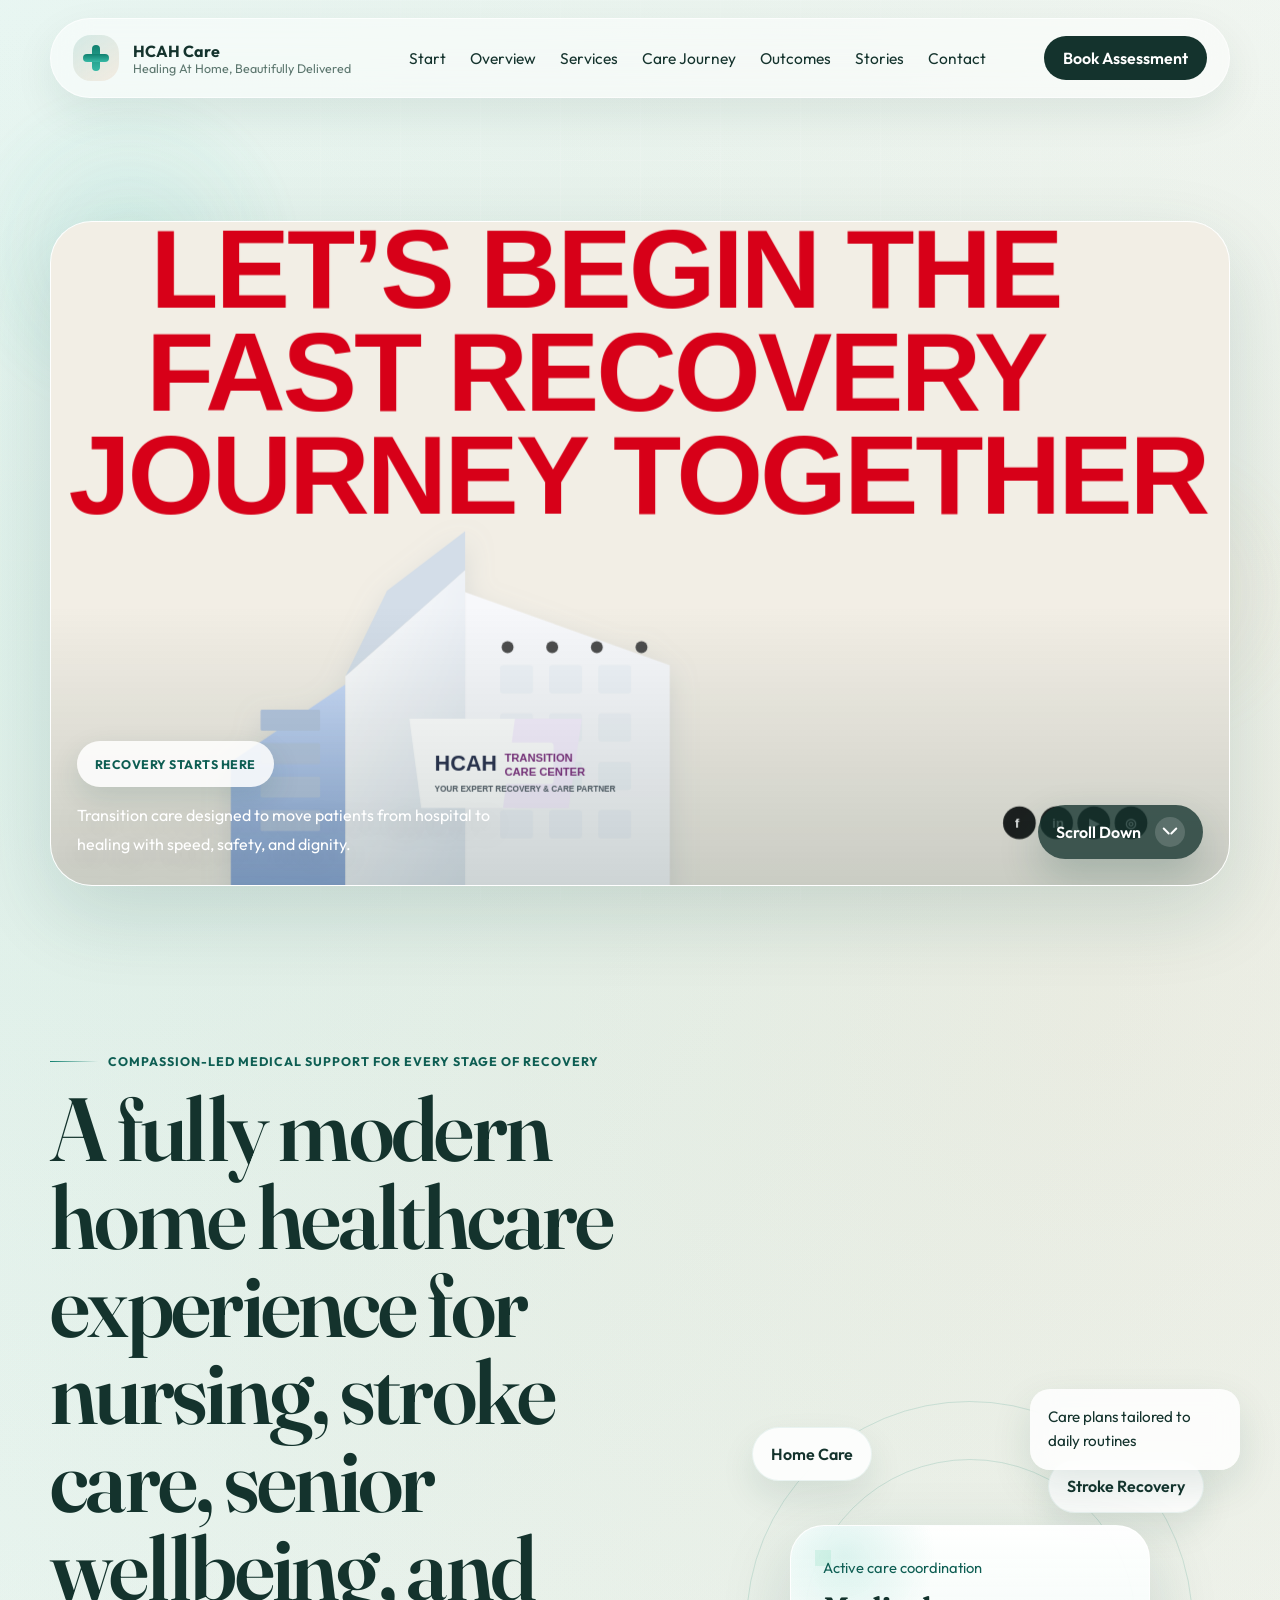
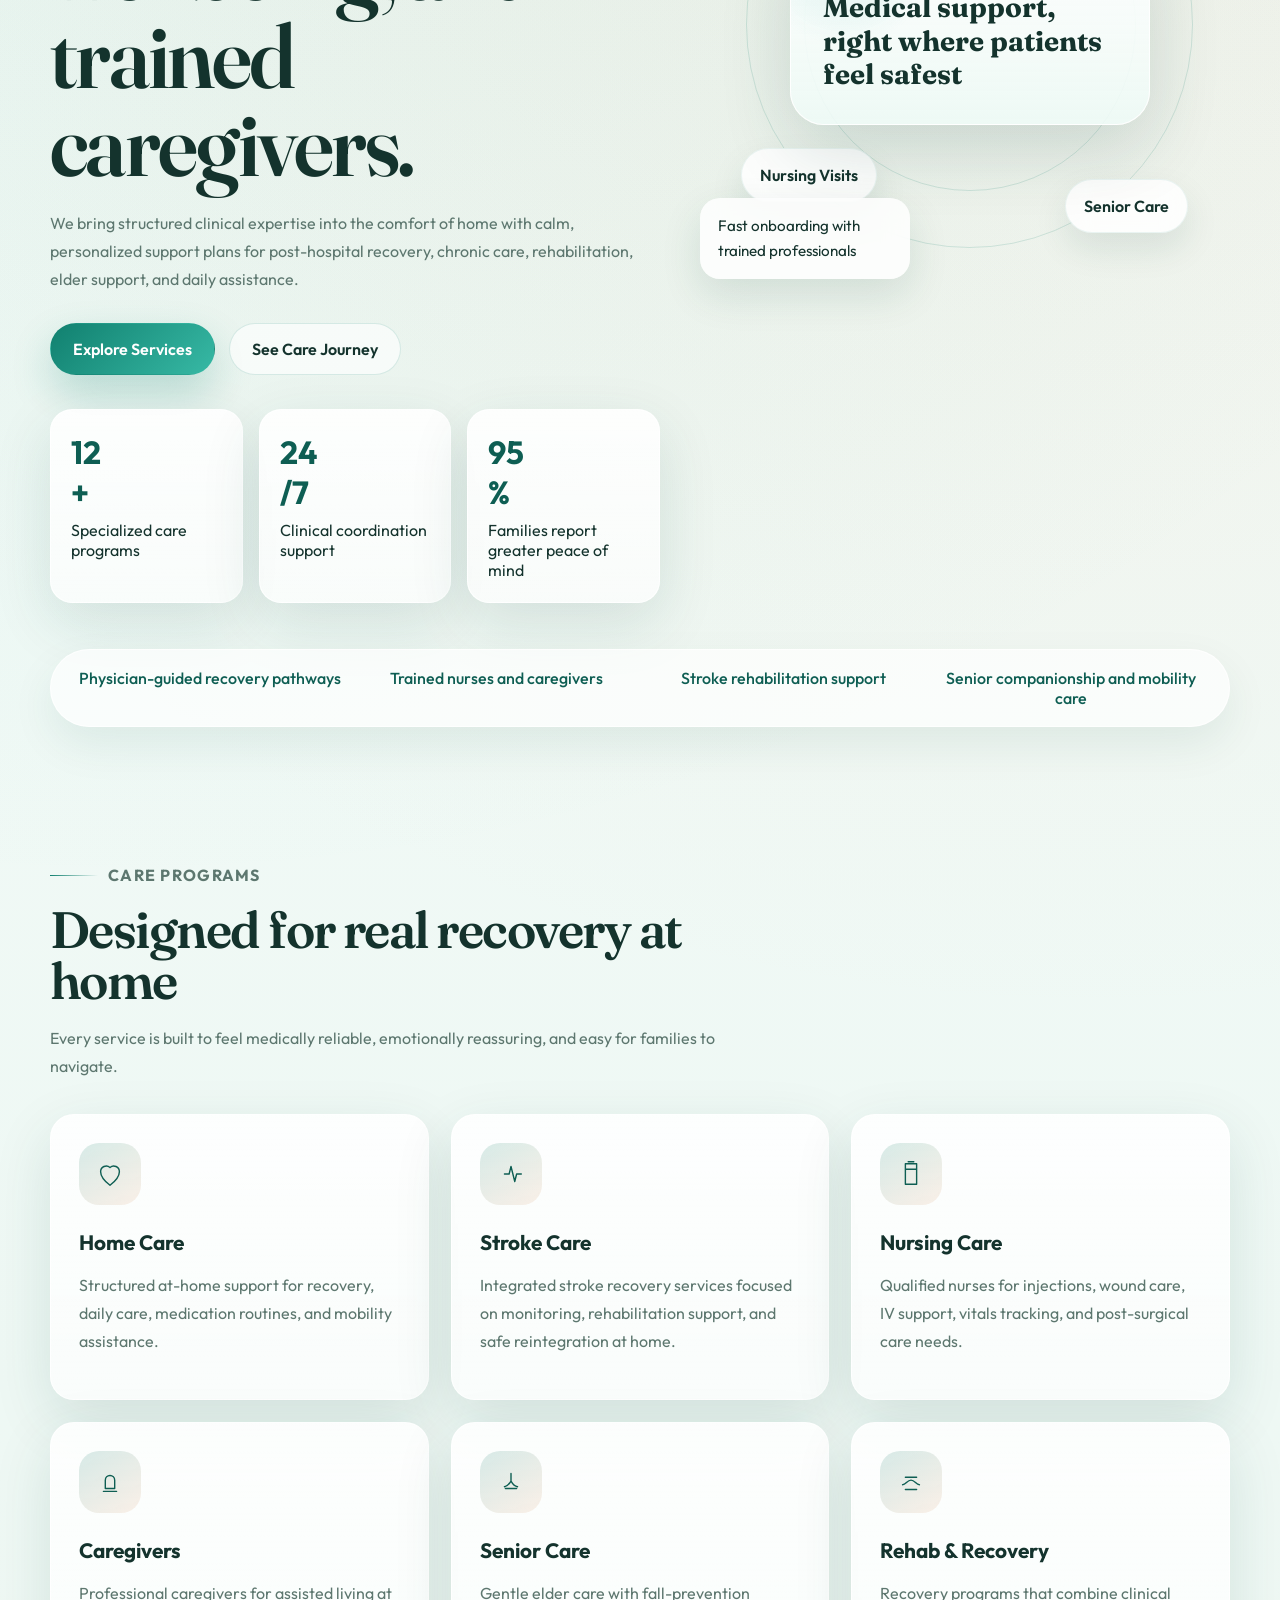
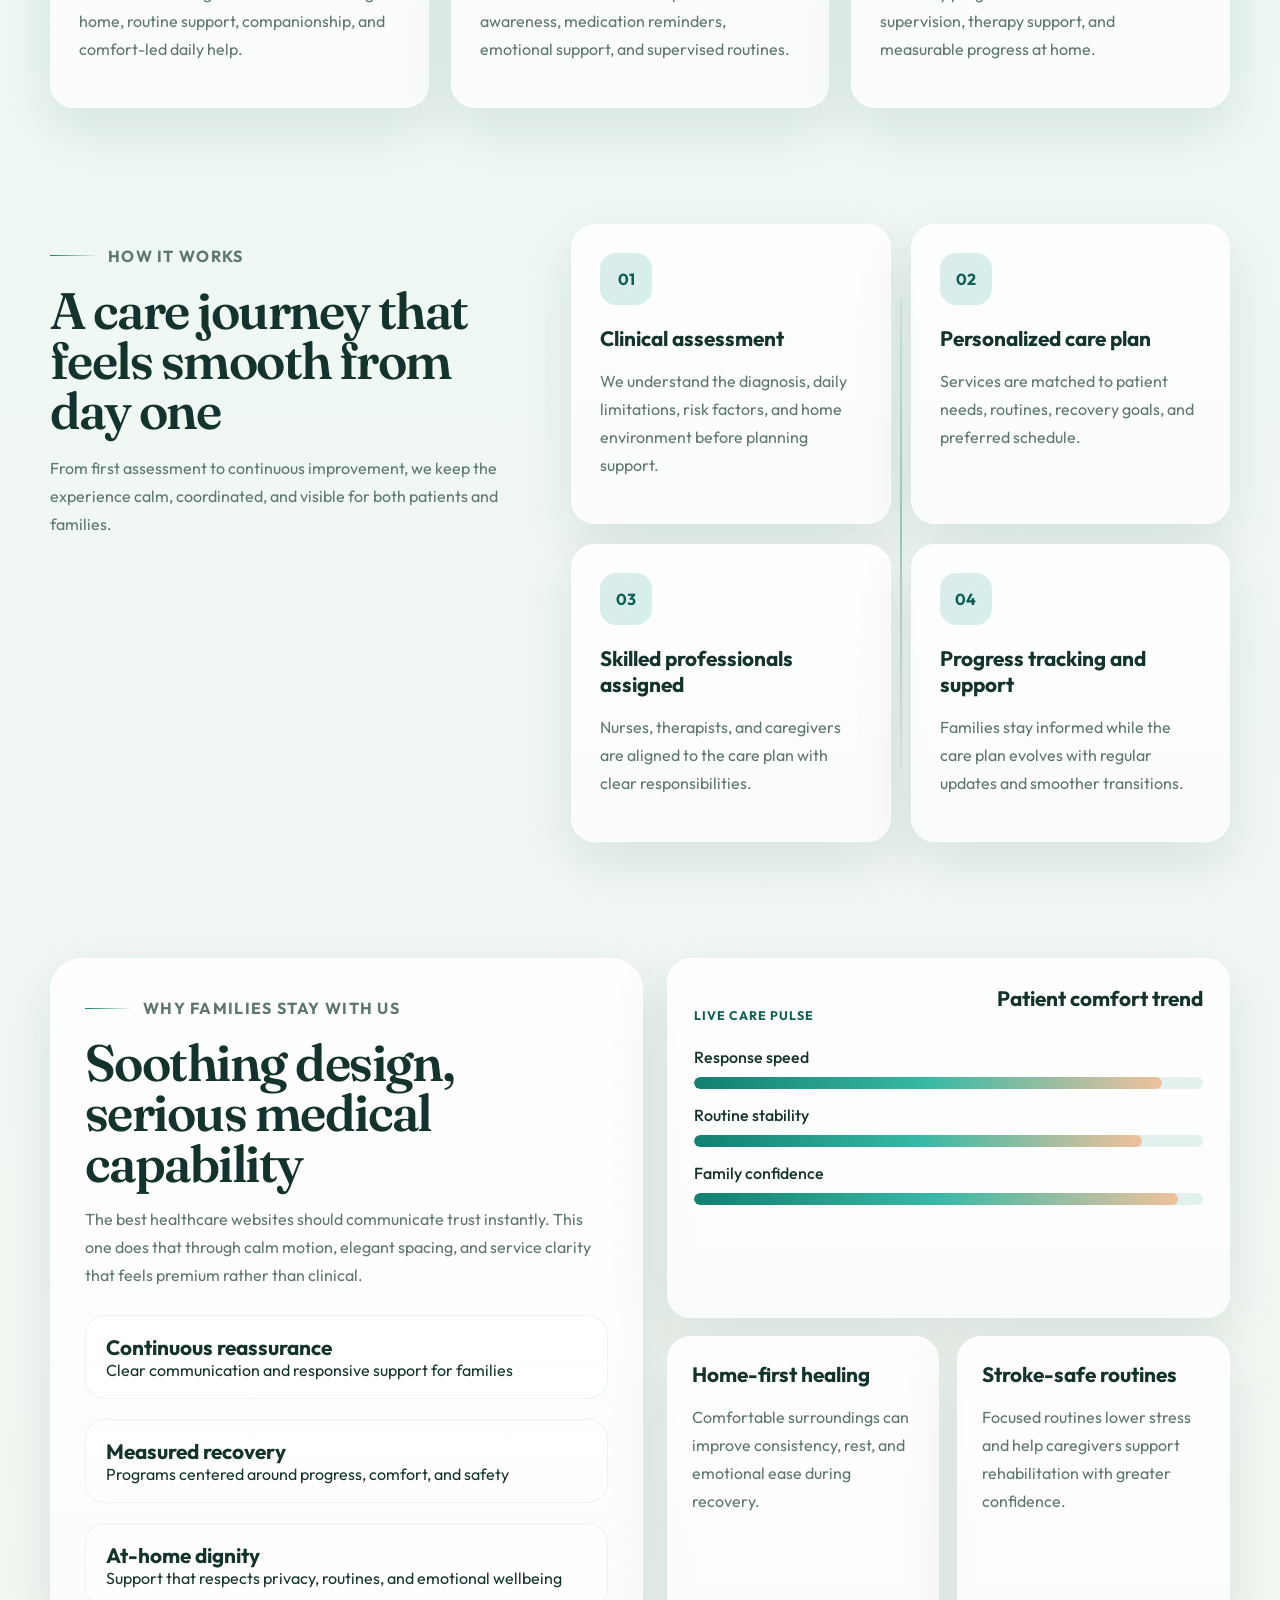
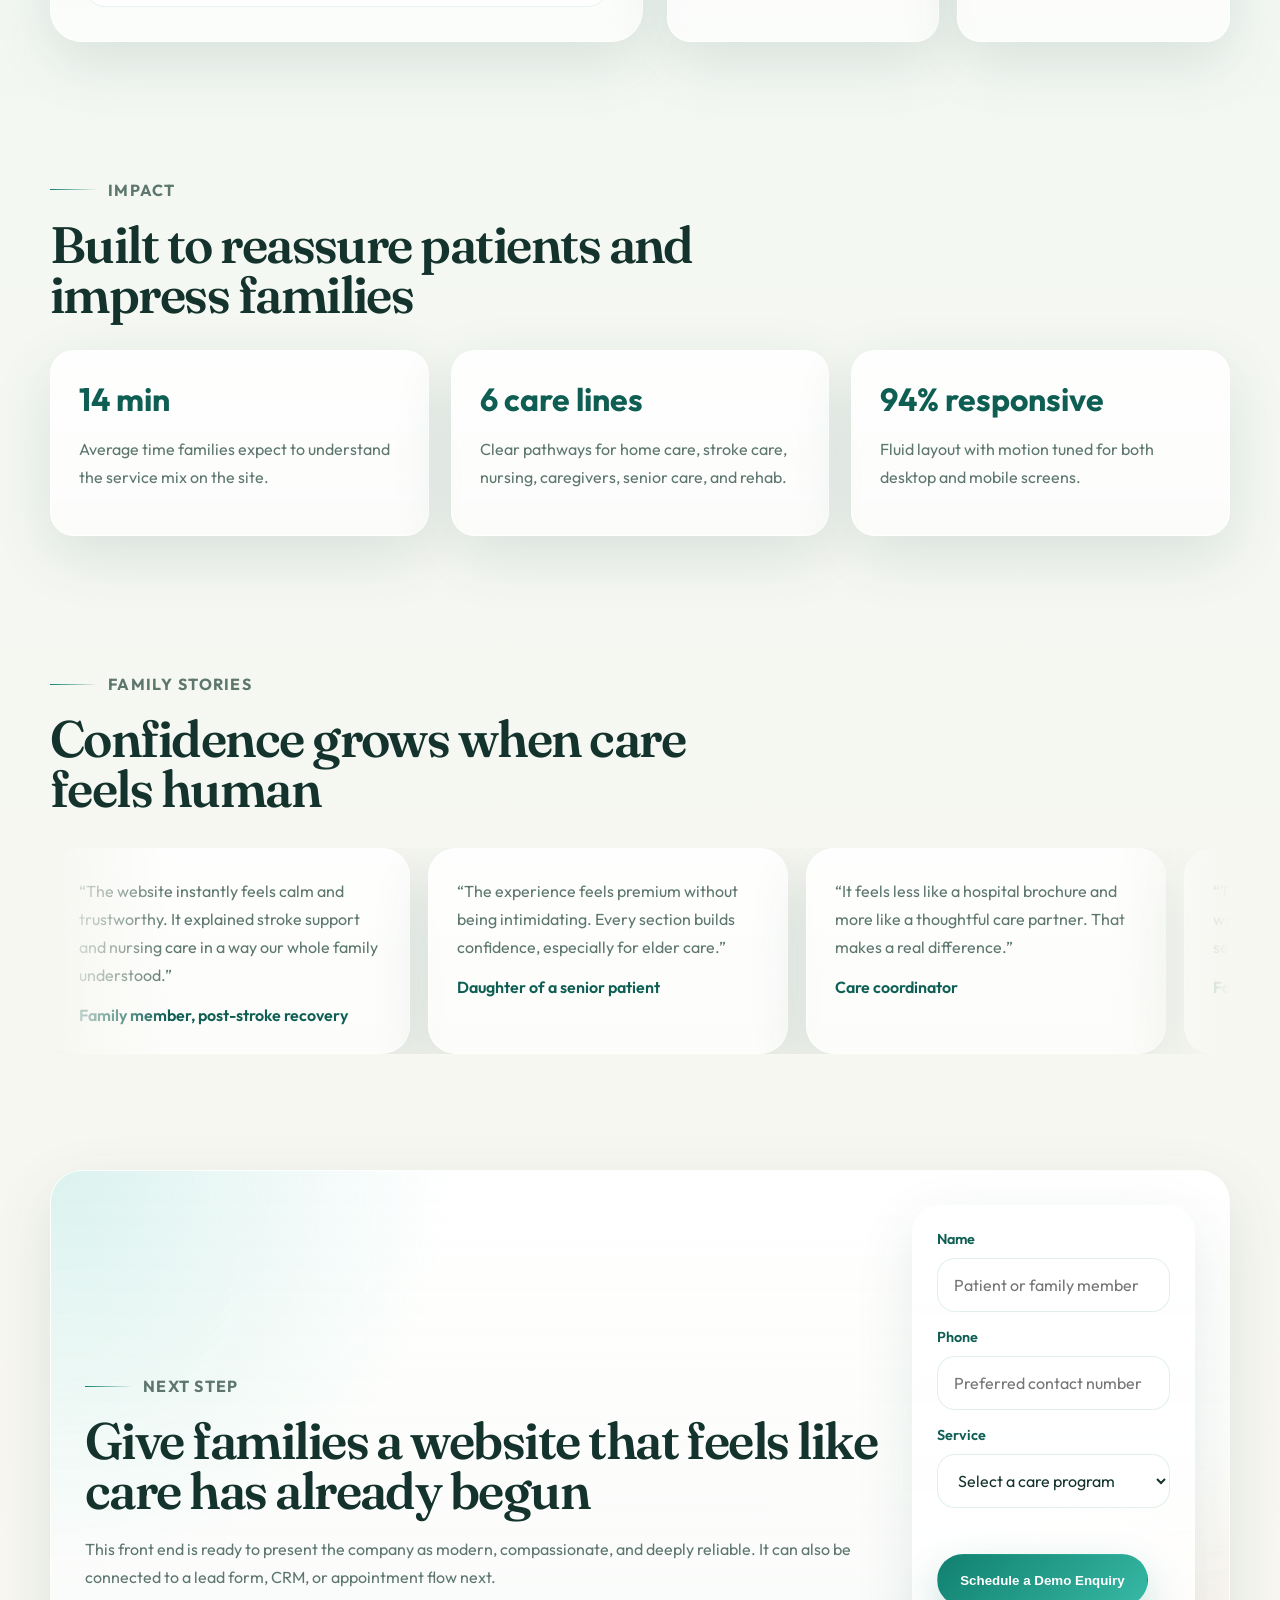
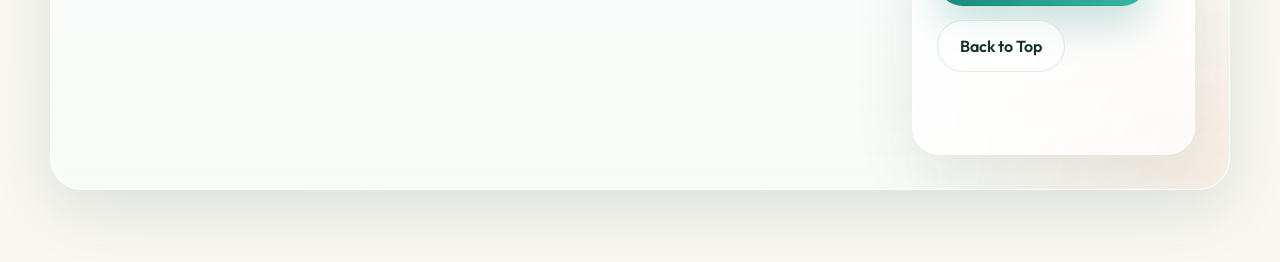
<file: index.html>
<!DOCTYPE html>
<html lang="en">
<head>
  <meta charset="UTF-8" />
  <meta name="viewport" content="width=device-width, initial-scale=1.0" />
  <meta
    name="description"
    content="Premium home healthcare website for nursing, stroke recovery, caregivers, senior care, and clinical support at home."
  />
  <title>HCAH Care | Premium Medical Services At Home</title>
  <link rel="preconnect" href="https://fonts.googleapis.com" />
  <link rel="preconnect" href="https://fonts.gstatic.com" crossorigin />
  <link
    href="https://fonts.googleapis.com/css2?family=Fraunces:opsz,wght@9..144,500;9..144,600;9..144,700&family=Outfit:wght@300;400;500;600;700;800&display=swap"
    rel="stylesheet"
  />
  <link rel="stylesheet" href="styles.css" />
</head>
<body>
  <div class="scroll-progress"></div>
  <div class="page-shell">
    <div class="ambient ambient-one"></div>
    <div class="ambient ambient-two"></div>
    <div class="ambient ambient-three"></div>

    <header class="site-header">
      <a class="brand" href="#start" aria-label="HCAH Care home">
        <span class="brand-mark">
          <span></span>
          <span></span>
        </span>
        <span class="brand-copy">
          <strong>HCAH Care</strong>
          <small>Healing At Home, Beautifully Delivered</small>
        </span>
      </a>

      <nav class="site-nav" aria-label="Primary navigation">
        <a href="#start">Start</a>
        <a href="#home">Overview</a>

        <a href="#services">Services</a>
        <a href="#journey">Care Journey</a>
        <a href="#outcomes">Outcomes</a>
        <a href="#testimonials">Stories</a>
        <a href="#contact">Contact</a>
      </nav>

      <a class="btn btn-small" href="#contact">Book Assessment</a>
    </header>

    <main>
      <section class="intro-banner section" id="start">
        <div class="intro-frame">
          <img
            class="intro-image"
            src="assets/recovery-banner.svg"
            alt="Let's begin the fast recovery journey together banner"
          />
          <div class="intro-overlay">
            <div class="intro-stack">
              <div class="intro-chip">Recovery starts here</div>
              <p class="intro-caption">
                Transition care designed to move patients from hospital to healing
                with speed, safety, and dignity.
              </p>
            </div>
            <a class="scroll-cue" href="#home" aria-label="Scroll to website overview">
              <span>Scroll Down</span>
              <strong></strong>
            </a>
          </div>
        </div>
      </section>

      <section class="hero section" id="home">
        <div class="hero-copy reveal">
          <p class="eyebrow">Compassion-led medical support for every stage of recovery</p>
          <h1>
            A fully modern home healthcare experience for nursing, stroke care,
            senior wellbeing, and trained caregivers.
          </h1>
          <p class="hero-text">
            We bring structured clinical expertise into the comfort of home with calm,
            personalized support plans for post-hospital recovery, chronic care,
            rehabilitation, elder support, and daily assistance.
          </p>

          <div class="hero-actions">
            <a class="btn btn-primary" href="#services">Explore Services</a>
            <a class="btn btn-secondary" href="#journey">See Care Journey</a>
          </div>

          <div class="hero-metrics">
            <article class="metric-card reveal tilt-card">
              <strong><span class="countup" data-target="12">0</span>+</strong>
              <span>Specialized care programs</span>
            </article>
            <article class="metric-card reveal tilt-card">
              <strong><span class="countup" data-target="24">0</span>/7</strong>
              <span>Clinical coordination support</span>
            </article>
            <article class="metric-card reveal tilt-card">
              <strong><span class="countup" data-target="96">0</span>%</strong>
              <span>Families report greater peace of mind</span>
            </article>
          </div>
        </div>

        <div class="hero-visual reveal">
          <div class="particle-field" aria-hidden="true"></div>
          <div class="care-orbit" data-speed="0.08">
            <div class="pulse-ring pulse-ring-one"></div>
            <div class="pulse-ring pulse-ring-two"></div>
            <div class="center-panel tilt-card">
              <span class="status-dot"></span>
              <p>Active care coordination</p>
              <strong>Medical support, right where patients feel safest</strong>
            </div>
            <div class="orbit-card orbit-card-a">Home Care</div>
            <div class="orbit-card orbit-card-b">Stroke Recovery</div>
            <div class="orbit-card orbit-card-c">Nursing Visits</div>
            <div class="orbit-card orbit-card-d">Senior Care</div>
          </div>
          <div class="floating-badge badge-one">Care plans tailored to daily routines</div>
          <div class="floating-badge badge-two">Fast onboarding with trained professionals</div>
        </div>
      </section>

      <section class="trust-strip reveal" aria-label="Highlights">
        <div>Physician-guided recovery pathways</div>
        <div>Trained nurses and caregivers</div>
        <div>Stroke rehabilitation support</div>
        <div>Senior companionship and mobility care</div>
      </section>



      <section class="section services" id="services">
        <div class="section-heading reveal">
          <p class="eyebrow">Care programs</p>
          <h2>Designed for real recovery at home</h2>
          <p>
            Every service is built to feel medically reliable, emotionally reassuring,
            and easy for families to navigate.
          </p>
        </div>

        <div class="service-grid">
          <article class="service-card reveal tilt-card">
            <div class="icon-wrap">
              <svg viewBox="0 0 64 64" aria-hidden="true"><path d="M32 56c12-9.3 20-18 20-29a12 12 0 0 0-20-9 12 12 0 0 0-20 9c0 11 8 19.7 20 29Z"/></svg>
            </div>
            <h3>Home Care</h3>
            <p>Structured at-home support for recovery, daily care, medication routines, and mobility assistance.</p>
          </article>

          <article class="service-card reveal tilt-card">
            <div class="icon-wrap">
              <svg viewBox="0 0 64 64" aria-hidden="true"><path d="M18 32h10l4-16 8 32 4-16h10"/></svg>
            </div>
            <h3>Stroke Care</h3>
            <p>Integrated stroke recovery services focused on monitoring, rehabilitation support, and safe reintegration at home.</p>
          </article>

          <article class="service-card reveal tilt-card">
            <div class="icon-wrap">
              <svg viewBox="0 0 64 64" aria-hidden="true"><path d="M20 10h24v44H20zM20 22h24M26 6h12"/></svg>
            </div>
            <h3>Nursing Care</h3>
            <p>Qualified nurses for injections, wound care, IV support, vitals tracking, and post-surgical care needs.</p>
          </article>

          <article class="service-card reveal tilt-card">
            <div class="icon-wrap">
              <svg viewBox="0 0 64 64" aria-hidden="true"><path d="M22 28a10 10 0 1 1 20 0v18H22zM18 52h28"/></svg>
            </div>
            <h3>Caregivers</h3>
            <p>Professional caregivers for assisted living at home, routine support, companionship, and comfort-led daily help.</p>
          </article>

          <article class="service-card reveal tilt-card">
            <div class="icon-wrap">
              <svg viewBox="0 0 64 64" aria-hidden="true"><path d="M18 42c6-1 10-5 14-12 4 7 8 11 14 12M20 46h24M32 14v16"/></svg>
            </div>
            <h3>Senior Care</h3>
            <p>Gentle elder care with fall-prevention awareness, medication reminders, emotional support, and supervised routines.</p>
          </article>

          <article class="service-card reveal tilt-card">
            <div class="icon-wrap">
              <svg viewBox="0 0 64 64" aria-hidden="true"><path d="M14 38c7 0 10-10 18-10s11 10 18 10M20 22h24M20 48h24"/></svg>
            </div>
            <h3>Rehab & Recovery</h3>
            <p>Recovery programs that combine clinical supervision, therapy support, and measurable progress at home.</p>
          </article>
        </div>
      </section>

      <section class="section journey" id="journey">
        <div class="journey-copy reveal">
          <p class="eyebrow">How it works</p>
          <h2>A care journey that feels smooth from day one</h2>
          <p>
            From first assessment to continuous improvement, we keep the experience calm,
            coordinated, and visible for both patients and families.
          </p>
        </div>

        <div class="journey-timeline">
          <article class="timeline-card reveal">
            <span>01</span>
            <h3>Clinical assessment</h3>
            <p>We understand the diagnosis, daily limitations, risk factors, and home environment before planning support.</p>
          </article>
          <article class="timeline-card reveal">
            <span>02</span>
            <h3>Personalized care plan</h3>
            <p>Services are matched to patient needs, routines, recovery goals, and preferred schedule.</p>
          </article>
          <article class="timeline-card reveal">
            <span>03</span>
            <h3>Skilled professionals assigned</h3>
            <p>Nurses, therapists, and caregivers are aligned to the care plan with clear responsibilities.</p>
          </article>
          <article class="timeline-card reveal">
            <span>04</span>
            <h3>Progress tracking and support</h3>
            <p>Families stay informed while the care plan evolves with regular updates and smoother transitions.</p>
          </article>
        </div>
      </section>

      <section class="section experience" id="about">
        <div class="experience-panel reveal tilt-card">
          <p class="eyebrow">Why families stay with us</p>
          <h2>Soothing design, serious medical capability</h2>
          <p>
            The best healthcare websites should communicate trust instantly. This one does that
            through calm motion, elegant spacing, and service clarity that feels premium rather than clinical.
          </p>

          <div class="feature-stack">
            <div>
              <strong>Continuous reassurance</strong>
              <span>Clear communication and responsive support for families</span>
            </div>
            <div>
              <strong>Measured recovery</strong>
              <span>Programs centered around progress, comfort, and safety</span>
            </div>
            <div>
              <strong>At-home dignity</strong>
              <span>Support that respects privacy, routines, and emotional wellbeing</span>
            </div>
          </div>
        </div>

        <div class="insight-panel reveal">
          <div class="insight-card tilt-card">
            <div class="insight-top">
              <span>Live care pulse</span>
              <strong>Patient comfort trend</strong>
            </div>
            <div class="care-bars">
              <div><span>Response speed</span><i style="--fill: 92%"></i></div>
              <div><span>Routine stability</span><i style="--fill: 88%"></i></div>
              <div><span>Family confidence</span><i style="--fill: 95%"></i></div>
            </div>
          </div>

          <div class="mini-grid">
            <article class="mini-card reveal tilt-card">
              <strong>Home-first healing</strong>
              <p>Comfortable surroundings can improve consistency, rest, and emotional ease during recovery.</p>
            </article>
            <article class="mini-card reveal tilt-card">
              <strong>Stroke-safe routines</strong>
              <p>Focused routines lower stress and help caregivers support rehabilitation with greater confidence.</p>
            </article>
          </div>
        </div>
      </section>

      <section class="section outcomes" id="outcomes">
        <div class="section-heading reveal">
          <p class="eyebrow">Impact</p>
          <h2>Built to reassure patients and impress families</h2>
        </div>

        <div class="outcome-grid">
          <article class="outcome-card reveal">
            <strong><span class="countup" data-target="15">0</span> min</strong>
            <p>Average time families expect to understand the service mix on the site.</p>
          </article>
          <article class="outcome-card reveal">
            <strong><span class="countup" data-target="6">0</span> care lines</strong>
            <p>Clear pathways for home care, stroke care, nursing, caregivers, senior care, and rehab.</p>
          </article>
          <article class="outcome-card reveal">
            <strong><span class="countup" data-target="100">0</span>% responsive</strong>
            <p>Fluid layout with motion tuned for both desktop and mobile screens.</p>
          </article>
        </div>
      </section>

      <section class="section testimonials" id="testimonials">
        <div class="section-heading reveal">
          <p class="eyebrow">Family stories</p>
          <h2>Confidence grows when care feels human</h2>
        </div>

        <div class="marquee">
          <div class="marquee-track">
            <article class="quote-card tilt-card">
              <p>“The website instantly feels calm and trustworthy. It explained stroke support and nursing care in a way our whole family understood.”</p>
              <span>Family member, post-stroke recovery</span>
            </article>
            <article class="quote-card tilt-card">
              <p>“The experience feels premium without being intimidating. Every section builds confidence, especially for elder care.”</p>
              <span>Daughter of a senior patient</span>
            </article>
            <article class="quote-card tilt-card">
              <p>“It feels less like a hospital brochure and more like a thoughtful care partner. That makes a real difference.”</p>
              <span>Care coordinator</span>
            </article>
            <article class="quote-card tilt-card">
              <p>“The motion and design create a sense of warmth while still feeling medically serious. That balance is powerful.”</p>
              <span>Family caregiver</span>
            </article>
            <article class="quote-card tilt-card">
              <p>“The website instantly feels calm and trustworthy. It explained stroke support and nursing care in a way our whole family understood.”</p>
              <span>Family member, post-stroke recovery</span>
            </article>
            <article class="quote-card tilt-card">
              <p>“The experience feels premium without being intimidating. Every section builds confidence, especially for elder care.”</p>
              <span>Daughter of a senior patient</span>
            </article>
            <article class="quote-card tilt-card">
              <p>“It feels less like a hospital brochure and more like a thoughtful care partner. That makes a real difference.”</p>
              <span>Care coordinator</span>
            </article>
            <article class="quote-card tilt-card">
              <p>“The motion and design create a sense of warmth while still feeling medically serious. That balance is powerful.”</p>
              <span>Family caregiver</span>
            </article>
          </div>
        </div>
      </section>

      <section class="section contact" id="contact">
        <div class="contact-panel reveal">
          <div>
            <p class="eyebrow">Next step</p>
            <h2>Give families a website that feels like care has already begun</h2>
            <p>
              This front end is ready to present the company as modern, compassionate,
              and deeply reliable. It can also be connected to a lead form, CRM, or appointment flow next.
            </p>
          </div>

          <form class="contact-form tilt-card">
            <label class="field">
              <span>Name</span>
              <input type="text" name="name" placeholder="Patient or family member" required />
            </label>
            <label class="field">
              <span>Phone</span>
              <input type="tel" name="phone" placeholder="Preferred contact number" required />
            </label>
            <label class="field">
              <span>Service</span>
              <select name="service" required>
                <option value="" selected disabled>Select a care program</option>
                <option value="Home Care">Home Care</option>
                <option value="Stroke Care">Stroke Care</option>
                <option value="Nursing Care">Nursing Care</option>
                <option value="Caregivers">Caregivers</option>
                <option value="Senior Care">Senior Care</option>
                <option value="Rehab & Recovery">Rehab & Recovery</option>
              </select>
            </label>

            <div class="contact-actions">
              <button class="btn btn-primary" type="submit">Schedule a Demo Enquiry</button>
              <a class="btn btn-secondary" href="#home">Back to Top</a>
            </div>
            <p class="status-message" aria-live="polite"></p>
          </form>
        </div>
      </section>
    </main>
  </div>


  <script src="script.js"></script>
</body>
</html>
</file>
<file: styles.css>
:root {
  --bg: #f5fbf8;
  --bg-soft: #edf7f2;
  --surface: rgba(255, 255, 255, 0.72);
  --surface-strong: rgba(255, 255, 255, 0.9);
  --line: rgba(24, 71, 61, 0.1);
  --text: #14332d;
  --muted: #5d776f;
  --primary: #11806f;
  --primary-deep: #0e5e53;
  --secondary: #37b9a5;
  --accent: #f0be98;
  --accent-soft: #fff2e8;
  --shadow: 0 20px 60px rgba(17, 73, 63, 0.12);
  --radius-lg: 32px;
  --radius-md: 24px;
  --radius-sm: 18px;
  --max-width: 1180px;
  --scroll-progress: 0%;
}

* {
  box-sizing: border-box;
}

html {
  scroll-behavior: smooth;
}

body {
  margin: 0;
  min-height: 100vh;
  font-family: "Outfit", sans-serif;
  background:
    radial-gradient(circle at 10% 10%, rgba(55, 185, 165, 0.12), transparent 30%),
    radial-gradient(circle at 85% 15%, rgba(240, 190, 152, 0.2), transparent 28%),
    linear-gradient(180deg, #f7fcfa 0%, #eef8f4 45%, #f9f7f1 100%);
  color: var(--text);
  overflow-x: hidden;
}

body::before {
  content: "";
  position: fixed;
  inset: 0;
  background-image:
    linear-gradient(rgba(255, 255, 255, 0.4) 1px, transparent 1px),
    linear-gradient(90deg, rgba(255, 255, 255, 0.4) 1px, transparent 1px);
  background-size: 80px 80px;
  mask-image: radial-gradient(circle at center, black 30%, transparent 100%);
  pointer-events: none;
  opacity: 0.35;
  z-index: -2;
}

img {
  max-width: 100%;
  display: block;
}

button,
a {
  -webkit-tap-highlight-color: transparent;
}

.scroll-progress {
  position: fixed;
  inset: 0 0 auto;
  height: 4px;
  background: linear-gradient(90deg, var(--primary), var(--secondary), var(--accent));
  width: var(--scroll-progress);
  z-index: 1000;
  box-shadow: 0 8px 18px rgba(17, 128, 111, 0.24);
}

.page-shell {
  position: relative;
  isolation: isolate;
}

.ambient {
  position: fixed;
  border-radius: 50%;
  filter: blur(10px);
  pointer-events: none;
  opacity: 0.6;
  z-index: -1;
  animation: drift 16s ease-in-out infinite;
}

.ambient-one {
  width: 360px;
  height: 360px;
  background: radial-gradient(circle, rgba(55, 185, 165, 0.2), transparent 68%);
  top: 8%;
  left: -4%;
}

.ambient-two {
  width: 320px;
  height: 320px;
  background: radial-gradient(circle, rgba(240, 190, 152, 0.22), transparent 70%);
  top: 48%;
  right: -3%;
  animation-delay: -6s;
}

.ambient-three {
  width: 260px;
  height: 260px;
  background: radial-gradient(circle, rgba(17, 128, 111, 0.14), transparent 68%);
  bottom: 4%;
  left: 45%;
  animation-delay: -10s;
}

.site-header {
  position: sticky;
  top: 0;
  z-index: 999;
  width: min(calc(100% - 32px), var(--max-width));
  margin: 18px auto 0;
  padding: 16px 22px;
  border: 1px solid rgba(255, 255, 255, 0.65);
  border-radius: 999px;
  display: flex;
  align-items: center;
  justify-content: space-between;
  gap: 20px;
  background: rgba(255, 255, 255, 0.52);
  backdrop-filter: blur(18px);
  box-shadow: 0 16px 42px rgba(17, 64, 57, 0.08);
  transition: transform 0.35s ease, box-shadow 0.35s ease, background 0.35s ease;
  animation: headerIntro 0.9s cubic-bezier(0.22, 1, 0.36, 1) 1.2s both;
}

.site-header.scrolled {
  transform: translateY(6px);
  box-shadow: 0 18px 50px rgba(17, 64, 57, 0.14);
  background: rgba(255, 255, 255, 0.76);
}

.brand {
  text-decoration: none;
  color: inherit;
  display: inline-flex;
  align-items: center;
  gap: 14px;
}

.brand-mark {
  width: 46px;
  height: 46px;
  border-radius: 18px;
  background: linear-gradient(145deg, rgba(17, 128, 111, 0.14), rgba(240, 190, 152, 0.24));
  display: grid;
  place-items: center;
  position: relative;
  overflow: hidden;
}

.brand-mark span {
  position: absolute;
  border-radius: 999px;
  background: linear-gradient(180deg, var(--primary), var(--secondary));
}

.brand-mark span:first-child {
  width: 8px;
  height: 26px;
}

.brand-mark span:last-child {
  width: 26px;
  height: 8px;
}

.brand-copy {
  display: grid;
}

.brand-copy strong {
  font-size: 1rem;
  font-weight: 700;
}

.brand-copy small {
  color: var(--muted);
  font-size: 0.78rem;
}

.site-nav {
  display: inline-flex;
  align-items: center;
  gap: 24px;
}

.site-nav a {
  position: relative;
  text-decoration: none;
  color: var(--text);
  font-size: 0.97rem;
}

.site-nav a::after {
  content: "";
  position: absolute;
  left: 0;
  bottom: -8px;
  width: 100%;
  height: 2px;
  background: linear-gradient(90deg, var(--primary), transparent);
  transform: scaleX(0);
  transform-origin: left;
  transition: transform 0.35s ease;
}

.site-nav a:hover::after,
.site-nav a:focus-visible::after {
  transform: scaleX(1);
}

.section {
  width: min(calc(100% - 32px), var(--max-width));
  margin: 0 auto;
}

.intro-banner {
  min-height: calc(100vh - 24px);
  display: flex;
  align-items: center;
  padding: 34px 0 0;
}

.intro-frame {
  position: relative;
  overflow: hidden;
  width: 100%;
  border-radius: 42px;
  background: rgba(255, 255, 255, 0.72);
  border: 1px solid rgba(255, 255, 255, 0.9);
  box-shadow: 0 28px 80px rgba(17, 71, 61, 0.14);
  transform-origin: center center;
  animation: introFrameReveal 1.3s cubic-bezier(0.19, 1, 0.22, 1) both;
}

.intro-frame::before {
  content: "";
  position: absolute;
  inset: -15%;
  background:
    linear-gradient(115deg, transparent 30%, rgba(255, 255, 255, 0.72) 48%, transparent 64%);
  transform: translateX(-120%) rotate(10deg);
  z-index: 1;
  pointer-events: none;
  animation: introSweep 1.55s ease 0.55s both;
}

.intro-frame::after {
  content: "";
  position: absolute;
  inset: auto 0 0;
  height: 42%;
  background: linear-gradient(180deg, transparent, rgba(20, 51, 45, 0.18));
  pointer-events: none;
}

.intro-image {
  width: 100%;
  aspect-ratio: 16 / 9;
  object-fit: cover;
  transform: scale(1.01);
  animation: introImageReveal 2.3s cubic-bezier(0.2, 0.9, 0.2, 1) both;
}

.intro-overlay {
  position: absolute;
  inset: 0;
  display: flex;
  align-items: end;
  justify-content: space-between;
  gap: 20px;
  padding: 26px;
  z-index: 1;
  opacity: 0;
  animation: overlayFadeUp 0.85s ease 0.95s forwards;
}

.intro-stack {
  display: grid;
  gap: 14px;
  max-width: 430px;
}

.intro-chip {
  display: inline-flex;
  align-items: center;
  min-height: 46px;
  padding: 0 18px;
  border-radius: 999px;
  background: rgba(255, 255, 255, 0.84);
  color: var(--primary-deep);
  font-weight: 700;
  letter-spacing: 0.04em;
  text-transform: uppercase;
  font-size: 0.78rem;
  box-shadow: 0 12px 30px rgba(17, 71, 61, 0.14);
  justify-self: start;
  opacity: 0;
  animation: overlayFadeUp 0.8s ease 1.05s forwards;
}

.intro-caption {
  margin: 0;
  color: #ffffff;
  font-size: 1rem;
  line-height: 1.8;
  text-shadow: 0 8px 28px rgba(14, 44, 39, 0.45);
  opacity: 0;
  animation: overlayFadeUp 0.85s ease 1.18s forwards;
}

.scroll-cue {
  display: inline-flex;
  align-items: center;
  gap: 14px;
  min-height: 54px;
  padding: 0 18px;
  border-radius: 999px;
  background: rgba(20, 51, 45, 0.78);
  color: #ffffff;
  text-decoration: none;
  font-weight: 600;
  box-shadow: 0 18px 40px rgba(17, 71, 61, 0.22);
  backdrop-filter: blur(14px);
  opacity: 0;
  animation:
    overlayFadeUp 0.85s ease 1.35s forwards,
    cueGlow 2.4s ease-in-out 2.2s infinite;
}

.scroll-cue strong {
  position: relative;
  width: 30px;
  height: 30px;
  border-radius: 50%;
  background: rgba(255, 255, 255, 0.16);
  animation: scrollNudge 1.8s ease-in-out infinite;
}

.scroll-cue strong::before,
.scroll-cue strong::after {
  content: "";
  position: absolute;
  left: 50%;
  top: 46%;
  width: 9px;
  height: 2px;
  background: #ffffff;
  border-radius: 999px;
}

.scroll-cue strong::before {
  transform: translateX(-92%) rotate(45deg);
}

.scroll-cue strong::after {
  transform: translateX(-8%) rotate(-45deg);
}

.scroll-cue:hover,
.scroll-cue:focus-visible {
  transform: translateY(-3px);
}

.hero {
  display: grid;
  grid-template-columns: 1.08fr 0.92fr;
  align-items: center;
  gap: 50px;
  padding: 72px 0 46px;
  min-height: calc(100vh - 118px);
}

.eyebrow {
  display: inline-flex;
  align-items: center;
  gap: 10px;
  margin: 0 0 16px;
  color: var(--primary-deep);
  letter-spacing: 0.08em;
  text-transform: uppercase;
  font-size: 0.78rem;
  font-weight: 700;
}

.eyebrow::before {
  content: "";
  width: 48px;
  height: 1px;
  background: linear-gradient(90deg, var(--primary), transparent);
}

.hero h1,
.section-heading h2,
.journey-copy h2,
.experience-panel h2,
.contact-panel h2 {
  margin: 0;
  font-family: "Fraunces", serif;
  font-weight: 600;
  letter-spacing: -0.03em;
  line-height: 0.98;
}

.hero h1 {
  max-width: 12ch;
  font-size: clamp(3.6rem, 7vw, 6.1rem);
}

.hero-text,
.section-heading p,
.journey-copy p,
.experience-panel p,
.contact-panel p,
.service-card p,
.timeline-card p,
.outcome-card p,
.quote-card p,
.mini-card p {
  color: var(--muted);
  line-height: 1.75;
  font-size: 1rem;
}

.hero-text {
  max-width: 58ch;
  margin: 22px 0 0;
}

.hero-actions,
.contact-actions {
  display: flex;
  flex-wrap: wrap;
  gap: 14px;
  margin-top: 30px;
}

.btn {
  display: inline-flex;
  align-items: center;
  justify-content: center;
  gap: 8px;
  min-height: 52px;
  padding: 0 22px;
  border-radius: 999px;
  border: 1px solid transparent;
  text-decoration: none;
  font-weight: 600;
  transition: transform 0.3s ease, box-shadow 0.3s ease, border-color 0.3s ease, background 0.3s ease;
}

.btn:hover,
.btn:focus-visible {
  transform: translateY(-3px);
}

.btn-primary {
  background: linear-gradient(135deg, var(--primary), var(--secondary));
  color: #ffffff;
  box-shadow: 0 18px 40px rgba(17, 128, 111, 0.24);
}

.btn-secondary {
  background: rgba(255, 255, 255, 0.62);
  color: var(--text);
  border-color: rgba(17, 128, 111, 0.15);
}

.btn-small {
  min-height: 44px;
  padding: 0 18px;
  background: var(--text);
  color: #ffffff;
}

.hero-metrics {
  display: grid;
  grid-template-columns: repeat(3, minmax(0, 1fr));
  gap: 16px;
  margin-top: 34px;
}

.metric-card,
.service-card,
.timeline-card,
.outcome-card,
.quote-card,
.mini-card,
.insight-card,
.contact-panel,
.experience-panel {
  position: relative;
  overflow: hidden;
  background: linear-gradient(180deg, rgba(255, 255, 255, 0.88), rgba(255, 255, 255, 0.68));
  border: 1px solid rgba(255, 255, 255, 0.8);
  box-shadow: var(--shadow);
}

.metric-card {
  padding: 22px 20px;
  border-radius: 22px;
}

.metric-card::before,
.service-card::before,
.timeline-card::before,
.outcome-card::before,
.quote-card::before,
.mini-card::before,
.insight-card::before,
.contact-panel::before,
.experience-panel::before {
  content: "";
  position: absolute;
  inset: 0;
  background: linear-gradient(120deg, transparent 0%, rgba(255, 255, 255, 0.45) 36%, transparent 66%);
  transform: translateX(-130%);
  transition: transform 0.8s ease;
}

.metric-card:hover::before,
.service-card:hover::before,
.timeline-card:hover::before,
.outcome-card:hover::before,
.quote-card:hover::before,
.mini-card:hover::before,
.insight-card:hover::before,
.contact-panel:hover::before,
.experience-panel:hover::before {
  transform: translateX(130%);
}

.metric-card strong,
.outcome-card strong {
  display: block;
  margin-bottom: 8px;
  font-size: 2rem;
  color: var(--primary-deep);
}

.metric-card span,
.outcome-card p,
.quote-card span,
.feature-stack span,
.mini-card p {
  display: block;
}

.hero-visual {
  position: relative;
  min-height: 620px;
  display: grid;
  place-items: center;
}

.particle-field {
  position: absolute;
  inset: 0;
  overflow: hidden;
  pointer-events: none;
}

.particle {
  position: absolute;
  border-radius: 50%;
  background: radial-gradient(circle, rgba(255, 255, 255, 0.9), rgba(55, 185, 165, 0.2));
  opacity: 0.75;
  animation: particleFloat linear infinite;
}

.care-orbit {
  position: relative;
  width: min(100%, 540px);
  aspect-ratio: 1;
  display: grid;
  place-items: center;
  will-change: transform;
}

.pulse-ring {
  position: absolute;
  border-radius: 50%;
  border: 1px solid rgba(17, 128, 111, 0.15);
}

.pulse-ring-one {
  inset: 7%;
  animation: pulse 4s ease-in-out infinite;
}

.pulse-ring-two {
  inset: 18%;
  animation: pulse 4s ease-in-out infinite -2s;
}

.center-panel {
  position: relative;
  z-index: 2;
  width: min(78%, 360px);
  padding: 32px;
  border-radius: 34px;
  background:
    radial-gradient(circle at 15% 15%, rgba(55, 185, 165, 0.16), transparent 26%),
    linear-gradient(180deg, rgba(255, 255, 255, 0.96), rgba(238, 250, 246, 0.88));
  border: 1px solid rgba(255, 255, 255, 0.92);
  box-shadow: 0 24px 70px rgba(17, 71, 61, 0.16);
}

.center-panel p {
  display: flex;
  align-items: center;
  gap: 8px;
  margin: 0 0 14px;
  color: var(--primary-deep);
  font-size: 0.92rem;
}

.center-panel strong {
  display: block;
  font-family: "Fraunces", serif;
  font-size: 1.75rem;
  line-height: 1.2;
}

.status-dot {
  width: 10px;
  height: 10px;
  border-radius: 50%;
  background: #36c689;
  box-shadow: 0 0 0 8px rgba(54, 198, 137, 0.12);
  animation: blink 2s ease-in-out infinite;
}

.orbit-card {
  position: absolute;
  padding: 16px 18px;
  border-radius: 999px;
  background: rgba(255, 255, 255, 0.86);
  border: 1px solid rgba(17, 128, 111, 0.08);
  box-shadow: 0 16px 34px rgba(17, 71, 61, 0.1);
  font-weight: 600;
  backdrop-filter: blur(12px);
}

.orbit-card-a {
  top: 12%;
  left: 8%;
  animation: floaty 7s ease-in-out infinite;
}

.orbit-card-b {
  top: 18%;
  right: 5%;
  animation: floaty 8s ease-in-out infinite -2s;
}

.orbit-card-c {
  bottom: 16%;
  left: 6%;
  animation: floaty 7.5s ease-in-out infinite -3s;
}

.orbit-card-d {
  bottom: 10%;
  right: 8%;
  animation: floaty 8.6s ease-in-out infinite -1.5s;
}

.floating-badge {
  position: absolute;
  max-width: 210px;
  padding: 16px 18px;
  border-radius: 20px;
  background: rgba(255, 255, 255, 0.82);
  box-shadow: 0 16px 40px rgba(18, 70, 61, 0.12);
  color: var(--text);
  line-height: 1.6;
  font-size: 0.95rem;
  backdrop-filter: blur(12px);
}

.badge-one {
  top: 12%;
  right: -2%;
  animation: badgeFloat 9s ease-in-out infinite;
}

.badge-two {
  bottom: 9%;
  left: -2%;
  animation: badgeFloat 9.6s ease-in-out infinite -4s;
}

.trust-strip {
  width: min(calc(100% - 32px), var(--max-width));
  margin: 0 auto;
  padding: 18px 24px;
  border-radius: 999px;
  display: grid;
  grid-template-columns: repeat(4, minmax(0, 1fr));
  gap: 18px;
  background: rgba(255, 255, 255, 0.68);
  border: 1px solid rgba(255, 255, 255, 0.76);
  box-shadow: 0 18px 44px rgba(14, 76, 65, 0.08);
  text-align: center;
  color: var(--primary-deep);
  font-weight: 500;
}

.services,
.journey,
.experience,
.outcomes,
.testimonials,
.contact {
  padding: 116px 0 0;
}

.section-heading {
  max-width: 720px;
}

.section-heading h2,
.journey-copy h2,
.experience-panel h2,
.contact-panel h2 {
  font-size: clamp(2.3rem, 4vw, 4.3rem);
}

.section-heading p,
.journey-copy p,
.contact-panel p {
  margin-top: 18px;
}



.service-grid {
  display: grid;
  grid-template-columns: repeat(3, minmax(0, 1fr));
  gap: 22px;
  margin-top: 34px;
}

.service-card {
  padding: 28px;
  border-radius: var(--radius-md);
  transform-style: preserve-3d;
}

.service-card h3,
.timeline-card h3,
.mini-card strong,
.insight-top strong,
.feature-stack strong {
  margin: 0 0 12px;
  font-size: 1.3rem;
}

.icon-wrap {
  width: 62px;
  height: 62px;
  border-radius: 20px;
  display: grid;
  place-items: center;
  margin-bottom: 24px;
  background: linear-gradient(145deg, rgba(17, 128, 111, 0.16), rgba(240, 190, 152, 0.22));
}

.icon-wrap svg {
  width: 30px;
  height: 30px;
  fill: none;
  stroke: var(--primary-deep);
  stroke-width: 3;
  stroke-linecap: round;
  stroke-linejoin: round;
}

.journey {
  display: grid;
  grid-template-columns: 0.85fr 1.15fr;
  gap: 34px;
  align-items: start;
}

.journey-timeline {
  position: relative;
  display: grid;
  grid-template-columns: repeat(2, minmax(0, 1fr));
  gap: 20px;
}

.journey-timeline::before {
  content: "";
  position: absolute;
  top: 12%;
  left: 50%;
  width: 2px;
  height: 76%;
  background: linear-gradient(180deg, rgba(17, 128, 111, 0.08), rgba(17, 128, 111, 0.35), rgba(240, 190, 152, 0.2));
  transform: translateX(-50%);
}

.timeline-card {
  padding: 28px;
  border-radius: var(--radius-md);
}

.timeline-card span {
  display: inline-flex;
  align-items: center;
  justify-content: center;
  width: 52px;
  height: 52px;
  margin-bottom: 20px;
  border-radius: 16px;
  background: linear-gradient(135deg, rgba(17, 128, 111, 0.14), rgba(55, 185, 165, 0.2));
  color: var(--primary-deep);
  font-weight: 700;
}

.experience {
  display: grid;
  grid-template-columns: 1fr 0.95fr;
  gap: 24px;
  align-items: stretch;
}

.experience-panel,
.contact-panel {
  padding: 34px;
  border-radius: var(--radius-lg);
}

.feature-stack {
  display: grid;
  gap: 20px;
  margin-top: 26px;
}

.feature-stack div {
  padding: 18px 20px;
  border-radius: 20px;
  background: rgba(255, 255, 255, 0.54);
  border: 1px solid rgba(17, 128, 111, 0.08);
}

.insight-panel {
  display: grid;
  gap: 18px;
}

.insight-card {
  padding: 26px;
  border-radius: var(--radius-md);
}

.insight-top {
  display: flex;
  align-items: end;
  justify-content: space-between;
  gap: 18px;
  margin-bottom: 24px;
}

.insight-top span {
  color: var(--primary-deep);
  text-transform: uppercase;
  letter-spacing: 0.08em;
  font-size: 0.78rem;
  font-weight: 700;
}

.care-bars {
  display: grid;
  gap: 16px;
}

.care-bars div {
  display: grid;
  gap: 10px;
}

.care-bars span {
  color: var(--text);
  font-weight: 500;
}

.care-bars i {
  position: relative;
  display: block;
  height: 12px;
  border-radius: 999px;
  background: rgba(17, 128, 111, 0.1);
  overflow: hidden;
}

.care-bars i::after {
  content: "";
  position: absolute;
  inset: 0 auto 0 0;
  width: var(--fill);
  border-radius: inherit;
  background: linear-gradient(90deg, var(--primary), var(--secondary), rgba(240, 190, 152, 0.95));
  animation: growBar 1.4s ease forwards;
  transform-origin: left;
}

.mini-grid {
  display: grid;
  grid-template-columns: repeat(2, minmax(0, 1fr));
  gap: 18px;
}

.mini-card {
  padding: 24px;
  border-radius: var(--radius-md);
}

.outcome-grid {
  display: grid;
  grid-template-columns: repeat(3, minmax(0, 1fr));
  gap: 22px;
  margin-top: 30px;
}

.outcome-card {
  padding: 28px;
  border-radius: var(--radius-md);
}

.marquee {
  margin-top: 34px;
  overflow: hidden;
  mask-image: linear-gradient(90deg, transparent, black 10%, black 90%, transparent);
}

.marquee-track {
  display: flex;
  gap: 18px;
  width: max-content;
  animation: marquee 28s linear infinite;
}

.quote-card {
  width: 360px;
  padding: 28px;
  border-radius: 28px;
}

.quote-card p {
  margin-top: 0;
}

.quote-card span {
  color: var(--primary-deep);
  font-weight: 600;
}

.contact {
  padding-bottom: 72px;
}

.contact-panel {
  display: flex;
  align-items: center;
  justify-content: space-between;
  gap: 28px;
  background:
    radial-gradient(circle at top left, rgba(55, 185, 165, 0.18), transparent 30%),
    radial-gradient(circle at bottom right, rgba(240, 190, 152, 0.22), transparent 26%),
    linear-gradient(180deg, rgba(255, 255, 255, 0.95), rgba(248, 251, 249, 0.84));
}

.contact-form {
  width: min(100%, 430px);
  display: grid;
  gap: 16px;
  padding: 24px;
  border-radius: 28px;
  background: rgba(255, 255, 255, 0.76);
  border: 1px solid rgba(255, 255, 255, 0.9);
  box-shadow: 0 20px 60px rgba(17, 73, 63, 0.1);
}

.field {
  display: grid;
  gap: 10px;
}

.field span {
  font-size: 0.9rem;
  font-weight: 600;
  color: var(--primary-deep);
}

.field input,
.field select {
  width: 100%;
  min-height: 54px;
  padding: 0 16px;
  border-radius: 18px;
  border: 1px solid rgba(17, 128, 111, 0.12);
  background: rgba(255, 255, 255, 0.84);
  color: var(--text);
  font: inherit;
  outline: none;
  transition: border-color 0.3s ease, box-shadow 0.3s ease, transform 0.3s ease;
}

.field input:focus,
.field select:focus {
  border-color: rgba(17, 128, 111, 0.34);
  box-shadow: 0 0 0 5px rgba(55, 185, 165, 0.12);
  transform: translateY(-1px);
}

.status-message {
  min-height: 1.5em;
  margin: 0;
  color: var(--primary-deep);
  font-size: 0.92rem;
  font-weight: 500;
}

.reveal {
  opacity: 0;
  transform: translateY(42px) scale(0.98);
  transition: opacity 0.8s ease, transform 0.8s ease;
}

.reveal.is-visible {
  opacity: 1;
  transform: translateY(0) scale(1);
}

.tilt-card {
  transform-style: preserve-3d;
  transition: transform 0.18s ease, box-shadow 0.18s ease;
}

@keyframes drift {
  0%,
  100% {
    transform: translate3d(0, 0, 0) scale(1);
  }
  50% {
    transform: translate3d(0, -28px, 0) scale(1.06);
  }
}

@keyframes headerIntro {
  from {
    opacity: 0;
    transform: translateY(-28px);
  }
  to {
    opacity: 1;
    transform: translateY(0);
  }
}

@keyframes introFrameReveal {
  0% {
    opacity: 0;
    transform: scale(1.08) translateY(34px);
    filter: saturate(0.8) brightness(0.92);
  }
  100% {
    opacity: 1;
    transform: scale(1) translateY(0);
    filter: saturate(1) brightness(1);
  }
}

@keyframes introImageReveal {
  0% {
    transform: scale(1.16);
    filter: brightness(0.82) saturate(0.92);
  }
  100% {
    transform: scale(1.01);
    filter: brightness(1) saturate(1);
  }
}

@keyframes introSweep {
  0% {
    transform: translateX(-120%) rotate(10deg);
    opacity: 0;
  }
  30% {
    opacity: 0.9;
  }
  100% {
    transform: translateX(120%) rotate(10deg);
    opacity: 0;
  }
}

@keyframes overlayFadeUp {
  from {
    opacity: 0;
    transform: translateY(26px);
  }
  to {
    opacity: 1;
    transform: translateY(0);
  }
}

@keyframes pulse {
  0%,
  100% {
    transform: scale(1);
    opacity: 0.85;
  }
  50% {
    transform: scale(1.05);
    opacity: 0.35;
  }
}

@keyframes floaty {
  0%,
  100% {
    transform: translateY(0) rotate(0deg);
  }
  50% {
    transform: translateY(-14px) rotate(1deg);
  }
}

@keyframes badgeFloat {
  0%,
  100% {
    transform: translate3d(0, 0, 0);
  }
  50% {
    transform: translate3d(0, -18px, 0);
  }
}

@keyframes scrollNudge {
  0%,
  100% {
    transform: translateY(0);
  }
  50% {
    transform: translateY(5px);
  }
}

@keyframes cueGlow {
  0%,
  100% {
    box-shadow: 0 18px 40px rgba(17, 71, 61, 0.22);
    background: rgba(20, 51, 45, 0.78);
  }
  50% {
    box-shadow: 0 22px 52px rgba(55, 185, 165, 0.32);
    background: rgba(17, 128, 111, 0.86);
  }
}

@keyframes particleFloat {
  0% {
    transform: translateY(120%) scale(0.8);
    opacity: 0;
  }
  20% {
    opacity: 0.7;
  }
  100% {
    transform: translateY(-120%) scale(1.15);
    opacity: 0;
  }
}

@keyframes blink {
  0%,
  100% {
    opacity: 1;
  }
  50% {
    opacity: 0.45;
  }
}

@keyframes growBar {
  from {
    transform: scaleX(0);
  }
  to {
    transform: scaleX(1);
  }
}

@keyframes marquee {
  from {
    transform: translateX(0);
  }
  to {
    transform: translateX(-50%);
  }
}

@media (max-width: 1100px) {
  .hero,
  .journey,
  .experience,
  .contact-panel {
    grid-template-columns: 1fr;
  }

  .intro-image {
    aspect-ratio: 15 / 10;
  }

  .hero {
    padding-top: 44px;
  }

  .intro-banner {
    min-height: auto;
  }

  .hero h1 {
    max-width: 13ch;
  }

  .hero-visual {
    min-height: 520px;
  }

  .contact-form {
    width: 100%;
  }

  .trust-strip {
    grid-template-columns: repeat(2, minmax(0, 1fr));
    border-radius: 36px;
  }



  .service-grid,
  .outcome-grid {
    grid-template-columns: repeat(2, minmax(0, 1fr));
  }

  .journey-timeline::before {
    display: none;
  }
}

@media (max-width: 820px) {
  .site-header {
    border-radius: 28px;
    padding: 16px 18px;
    flex-wrap: wrap;
    justify-content: center;
  }

  .site-nav {
    order: 3;
    width: 100%;
    justify-content: center;
    flex-wrap: wrap;
    gap: 14px 18px;
  }

  .intro-overlay {
    align-items: start;
    justify-content: end;
    flex-direction: column;
  }

  .intro-caption {
    font-size: 0.94rem;
    line-height: 1.7;
  }

  .hero-metrics,
  .journey-timeline,
  .service-grid,
  .mini-grid,
  .outcome-grid,
  .trust-strip {
    grid-template-columns: 1fr;
  }



  .hero h1 {
    max-width: 100%;
    font-size: clamp(3rem, 12vw, 4.4rem);
  }

  .hero-visual {
    min-height: 460px;
  }

  .floating-badge,
  .orbit-card {
    font-size: 0.86rem;
  }

  .badge-one {
    right: 2%;
  }

  .badge-two {
    left: 2%;
  }

  .quote-card {
    width: 300px;
  }
}

@media (max-width: 560px) {
  body::before {
    background-size: 52px 52px;
  }

  .section {
    width: min(calc(100% - 20px), var(--max-width));
  }

  .site-header {
    width: min(calc(100% - 20px), var(--max-width));
    margin-top: 10px;
  }

  .intro-banner {
    padding-top: 22px;
  }

  .intro-frame {
    border-radius: 28px;
  }

  .intro-image {
    aspect-ratio: 4 / 5;
  }

  .intro-overlay {
    padding: 18px;
  }

  .intro-stack {
    max-width: none;
  }

  .intro-caption {
    font-size: 0.9rem;
  }

  .intro-chip,
  .scroll-cue {
    width: 100%;
    justify-content: center;
  }

  .hero {
    padding-bottom: 20px;
    gap: 24px;
    min-height: auto;
  }

  .center-panel {
    width: 84%;
    padding: 24px;
  }

  .center-panel strong {
    font-size: 1.4rem;
  }

  .hero-visual {
    min-height: 380px;
  }

  .contact-form {
    padding: 20px;
    border-radius: 24px;
  }

  .floating-badge {
    position: static;
    max-width: none;
    margin-top: 16px;
  }

  .hero-visual {
    display: block;
  }

  .care-orbit {
    width: 100%;
  }

  .orbit-card-a {
    top: 6%;
    left: 4%;
  }

  .orbit-card-b {
    top: 8%;
    right: 2%;
  }

  .orbit-card-c {
    bottom: 8%;
    left: 2%;
  }

  .orbit-card-d {
    bottom: 6%;
    right: 4%;
  }

  .services,
  .anatomy,
  .journey,
  .experience,
  .outcomes,
  .testimonials,
  .contact {
    padding-top: 82px;
  }

  .service-card,
  .timeline-card,
  .outcome-card,
  .quote-card,
  .mini-card,
  .insight-card,
  .experience-panel,
  .contact-panel,
  .anatomy-copy-card {
    padding: 22px;
  }

  .anatomy-stage {
    --label-scale: 0.68;
    min-height: 560px;
    border-radius: 28px;
  }

  .anatomy-pill {
    width: min(168px, 52vw);
    padding: 12px 13px;
    border-radius: 18px;
  }

  .anatomy-pill strong {
    font-size: 0.92rem;
  }

  .anatomy-pill small {
    font-size: 0.76rem;
  }
}

@media (prefers-reduced-motion: reduce) {
  html {
    scroll-behavior: auto;
  }

  *,
  *::before,
  *::after {
    animation-duration: 0.01ms !important;
    animation-iteration-count: 1 !important;
    transition-duration: 0.01ms !important;
    scroll-behavior: auto !important;
  }

  .reveal {
    opacity: 1;
    transform: none;
  }
}
</file>
